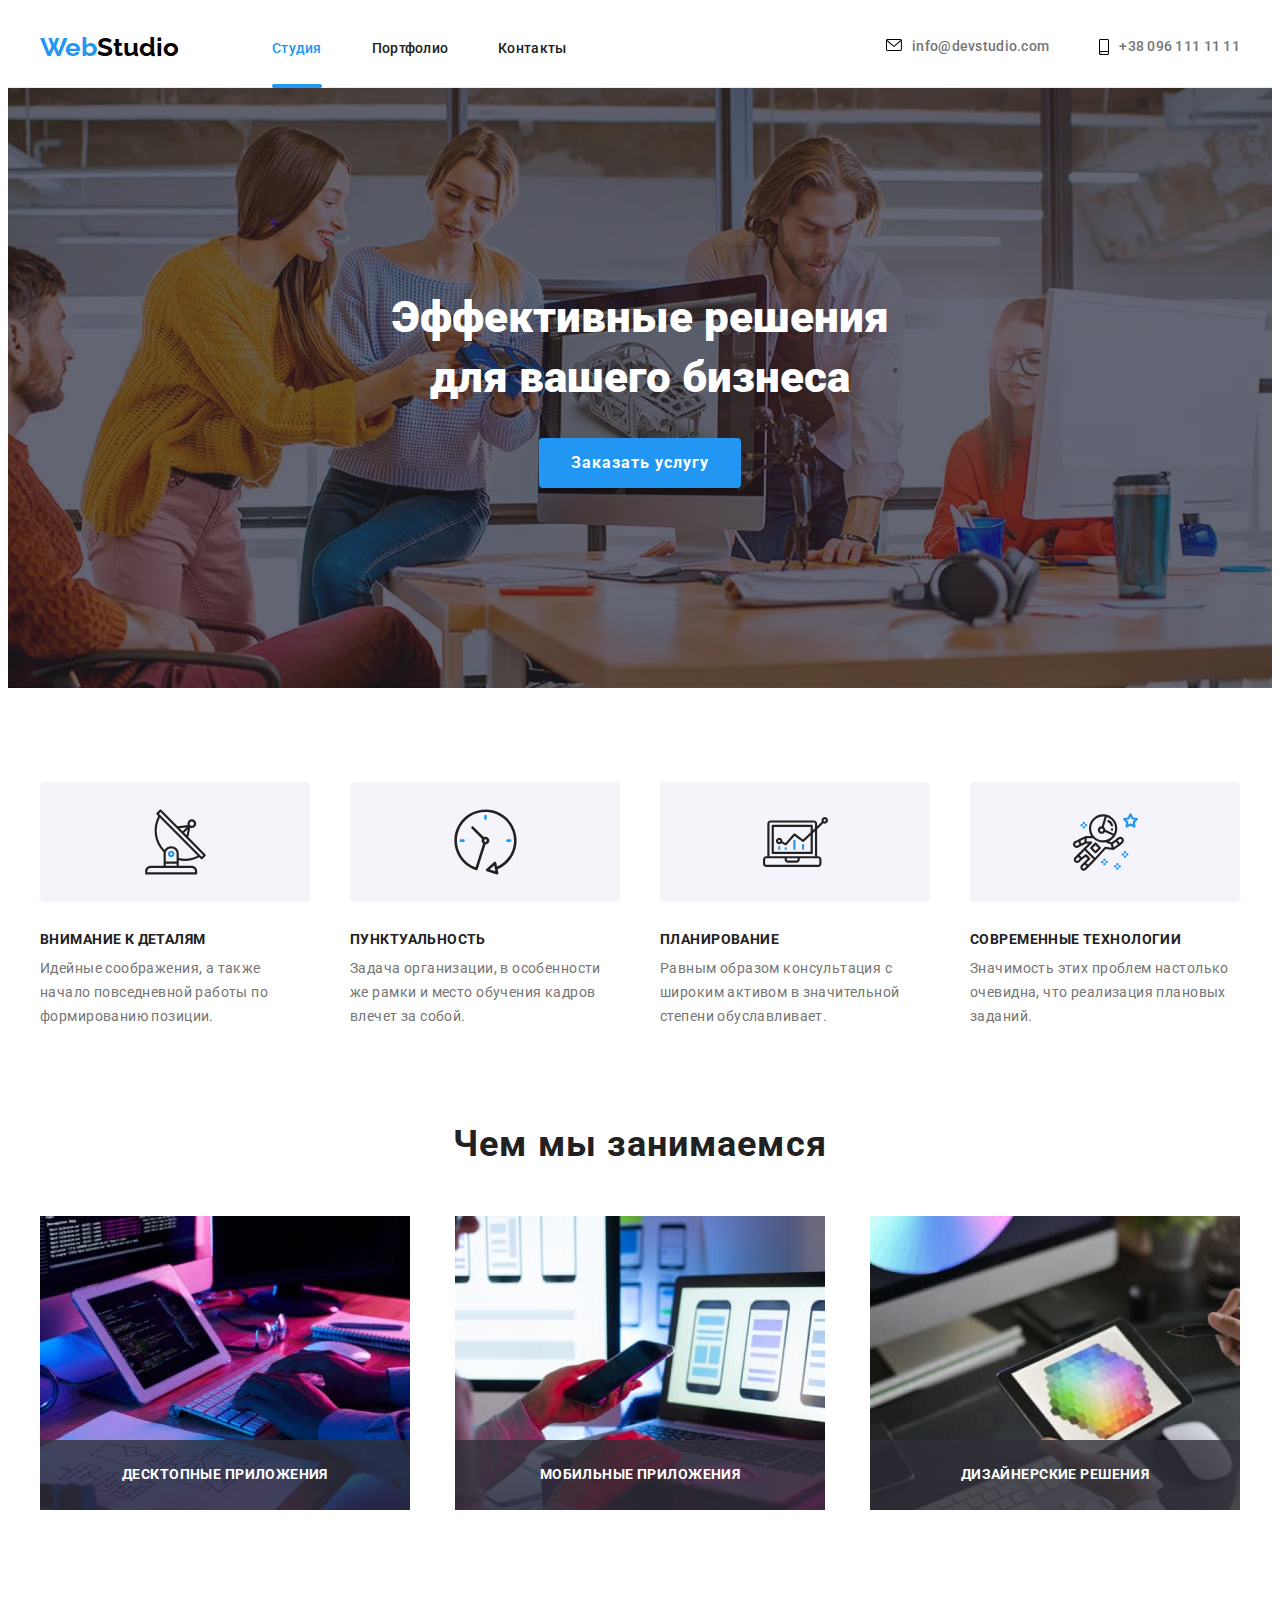
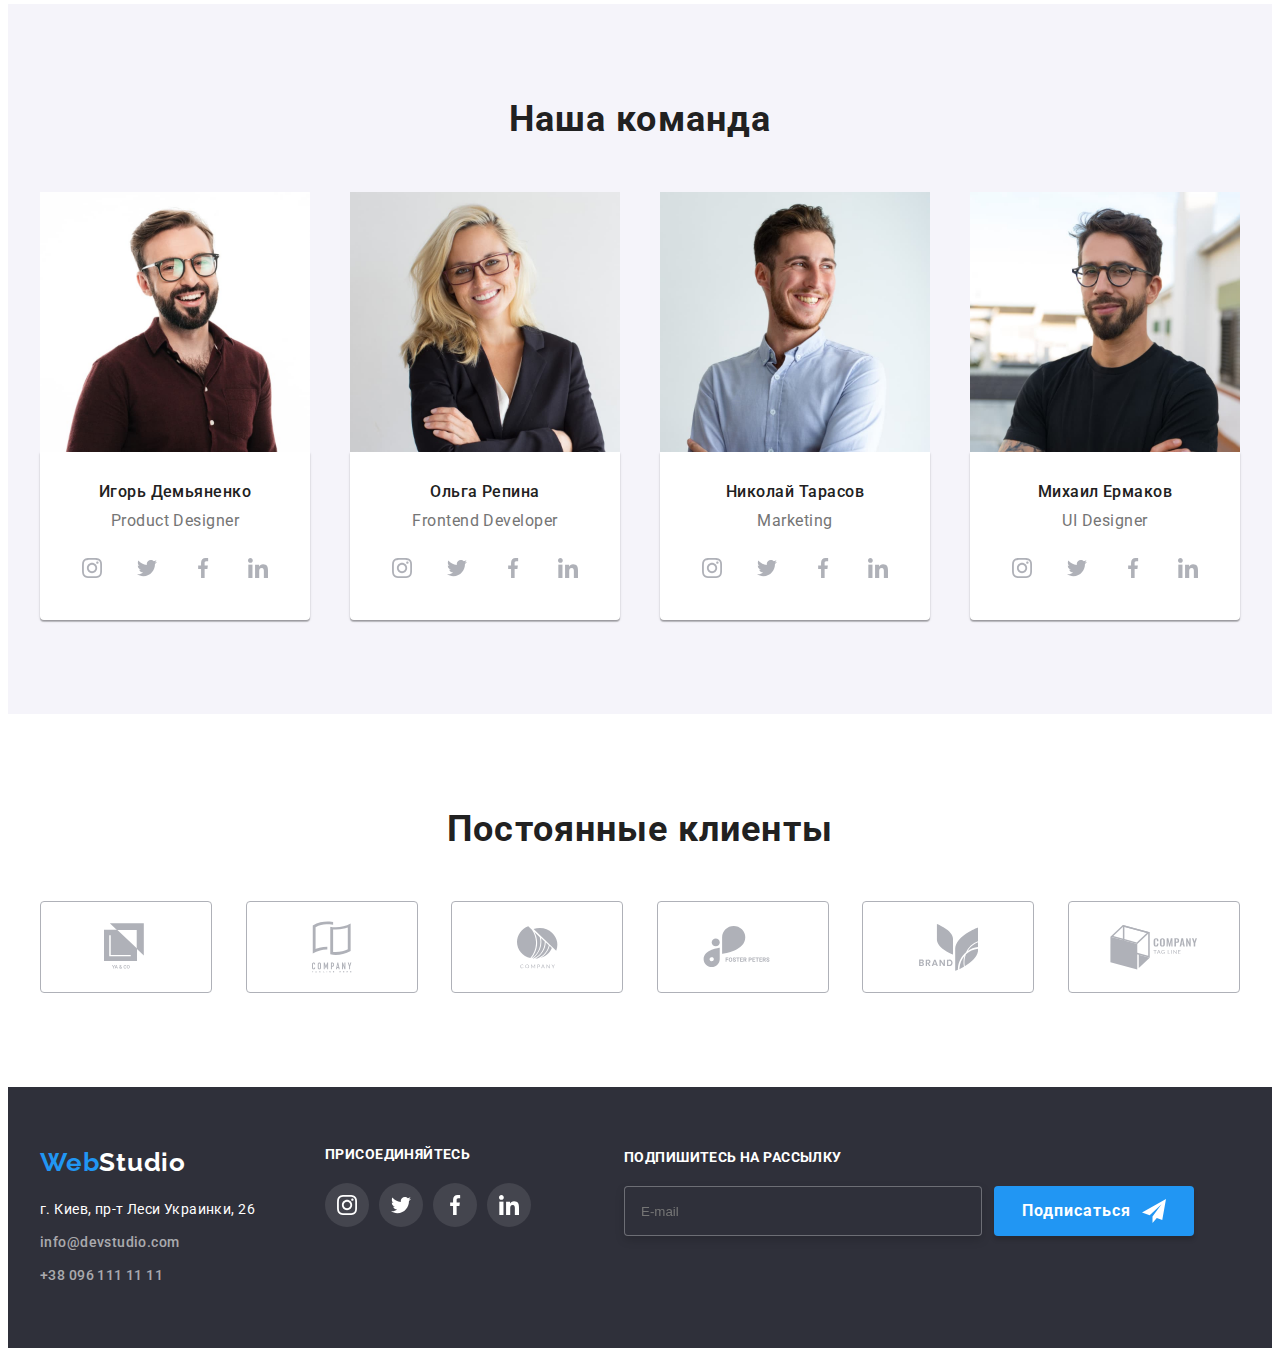
<file: index.html>
<!DOCTYPE html>
<html lang="ru">
<head>
    <meta charset="UTF-8">
    <meta http-equiv="X-UA-Compatible" content="IE=edge">
    <meta name="viewport" content="width=device-width, initial-scale=1.0">
    <title>WebStudio</title>
    <link rel="stylesheet" href="https://cdnjs.cloudflare.com/ajax/libs/modern-normalize/1.0.0/modern-normalize.min.css" integrity="sha512-ISS7cAi1PEhQ8jnbJpJZMd29NlhNj4AWYyLOSp2CE/CsHxTCu+r+t0D2yoJudVrd0/8fTVPUVDzY5Tvli75u/g==" crossorigin="anonymous" />    <link rel="preconnect" href="https://fonts.gstatic.com">
    <link rel="preconnect" href="https://fonts.gstatic.com">
    <link href="https://fonts.googleapis.com/css2?family=Raleway:wght@700&family=Roboto:wght@400;500;700;900&display=swap" rel="stylesheet">
    <link rel="stylesheet" href="./css/style.css">
</head>
<body>
    <!--Шапка сайта-->
    <header class="page-header">
        <div class="container">
            <nav class="header-nav">
                <a href="./index.html" class="logo link">Web<span>Studio</span></a>
                <ul class="site-nav list">
                    <li class="site-nav-item"><a href="./index.html" class="link current"> Студия </a></li>
                    <li class="site-nav-item"><a href="./portfolio.html" class="link"> Портфолио </a></li>
                    <li class="site-nav-item"><a href="" class="link"> Контакты </a></li>
                </ul>
            </nav>
            <ul class="auth-nav"> 
                <li class="auth-nav-item">
                    <a href="mailto:" class="link current"> 
                        <svg class="icon" width="16" height="12">
                            <use href="./imeges/icons.svg#mail"></use>
                        </svg> 
                        info@devstudio.com 
                    </a> 
                </li>
                <li class="auth-nav-item">
                    <a href="tel:" class="link"> 
                        <svg class="icon" width="10" height="16">
                            <use href="./imeges/icons.svg#tell"></use>
                        </svg> 
                        +38 096 111 11 11 
                    </a>
                </li>
            </ul>
        </div>
    </header>
    <!-- Основной контейнер -->
    <main>
        <!--Главный заголовок-->
        <section class="hero-section">
            <div class="container">
                <h1 class="hero-title">Эффективные решения <br> для вашего бизнеса</h1>
                <button type="button" class="button primary" data-modal-open>Заказать услугу</button>
            </div>
        </section>
        <!--Описание деятельности-->
        <section class="section-work">
            <div class="container">
                <ul class="section-work list">
                    <li class="section-work item">
                        <div class="section-work-box">
                            <svg class="icon" width="65" height="70">
                                <use href="./imeges/icons.svg#antenna"></use>
                            </svg>
                        </div>
                    </li>
                    <li class="section-work item">
                        <div class="section-work-box">
                            <svg class="icon" width="65" height="70">
                                <use href="./imeges/icons.svg#clock"></use>
                            </svg>
                        </div>
                    </li>
                    <li class="section-work item">
                        <div class="section-work-box">
                            <svg class="icon" width="65" height="70">
                                <use href="./imeges/icons.svg#diagram"></use>
                            </svg>
                        </div>
                    </li>
                    <li class="section-work item">
                        <div class="section-work-box">
                            <svg class="icon" width="65" height="70">
                                <use href="./imeges/icons.svg#astronaut"></use>
                            </svg>
                        </div>
                    </li>
                </ul>
                <ul class="section-work list">
                    <li class="section-work item">
                        <div class="box">
                            <h3 class="subtitle">Внимание к деталям</h3>
                            <p class="text">Идейные соображения, а также начало повседневной работы по формированию позиции.</p>
                        </div>
                    </li>
                    <li class="section-work item">
                        <div class="box">
                            <h3 class="subtitle">Пунктуальность</h3>
                            <p class="text">Задача организации, в особенности же рамки и место обучения кадров влечет за собой.</p>
                        </div>
                    </li>
                    <li class="section-work item">
                        <div class="box">
                        <h3 class="subtitle">Планирование</h3>
                        <p class="text">Равным образом консультация с широким активом в значительной степени обуславливает.</p>
                        </div>
                    </li>
                    <li class="section-work item">
                        <div class="box">
                            <h3 class="subtitle">Современные технологии</h3>
                            <p class="text">Значимость этих проблем настолько очевидна, что реализация плановых заданий.</p>
                        </div>
                    </li>
                </ul>
            </div>
        </section>
        <!-- Чем мы занимаемся  -->
        <section class="section-description">
            <div class="container">
            <h2 class="title"> Чем мы занимаемся </h2>
                <ul class="description-list">
                    <li class="description-list-item">
                        <img src="./imeges/photo1.jpg" width="370" height="294" alt="Рабочий стол програмиста">
                        <p class="text">Десктопные приложения</p>
                    </li>
                    <li class="description-list-item">
                        <img src="./imeges/photo2.jpg" width="370" height="294" alt="Разработчик мобильных приложений">
                        <p class="text">Мобильные приложения</p>

                    </li>
                    <li class="description-list-item">
                        <img src="./imeges/photo3.jpg" width="370" height="294" alt="Веб-дизайнер с планшетом">
                        <p class="text">Дизайнерские решения</p>
                    </li>
                </ul>
            </div>
        </section>
        <!--Наша команда-->
        <section class="section-teem">
            <div class="container">
                <h2 class="title">Наша команда</h2>
                <ul class="teem-list">
                    <li class="teem-list-item">
                        <img class="img" src="./imeges/igor.jpg" width="270" height="260" alt="Игорь Демьяненко">
                        <div class="teem-list-wrapper">
                            <h3 class="subtitle">Игорь Демьяненко</h3>
                            <p class="text">Product Designer</p>
                            <ul class="list">
                                <li class="item">
                                    <a href="" class="link">
                                        <svg class="icon" width="20" height="20">
                                            <use href="./imeges/icons.svg#instagram"></use>
                                        </svg>
                                    </a>
                                </li>
                                <li class="item">
                                    <a href="" class="link">
                                        <svg class="icon" width="20" height="20">
                                            <use href="./imeges/icons.svg#twitter"></use>
                                        </svg>
                                    </a>
                                </li>
                                <li class="item">
                                    <a href="" class="link">
                                        <svg class="icon" width="20" height="20">
                                            <use href="./imeges/icons.svg#facebook"></use>
                                        </svg>
                                    </a>
                                </li>
                                <li class="item">
                                    <a href="" class="link">
                                        <svg class="icon" width="20" height="20">
                                            <use href="./imeges/icons.svg#linkedin"></use>
                                        </svg>
                                    </a>
                                </li>
                            </ul>
                        </div>
                    </li>
                    <li class="teem-list-item">
                        <img class="img" src="./imeges/olga.jpg" width="270" height="260" alt="Ольга Репина">
                        <div class="teem-list-wrapper">
                            <h3 class="subtitle">Ольга Репина</h3>
                            <p class="text">Frontend Developer</p>
                                                        <ul class="list">
                                <li class="item">
                                    <a href="" class="link">
                                        <svg class="icon" width="20" height="20">
                                            <use href="./imeges/icons.svg#instagram"></use>
                                        </svg>
                                    </a>
                                </li>
                                <li class="item">
                                    <a href="" class="link">
                                        <svg class="icon" width="20" height="20">
                                            <use href="./imeges/icons.svg#twitter"></use>
                                        </svg>
                                    </a>
                                </li>
                                <li class="item">
                                    <a href="" class="link">
                                        <svg class="icon" width="20" height="20">
                                            <use href="./imeges/icons.svg#facebook"></use>
                                        </svg>
                                    </a>
                                </li>
                                <li class="item">
                                    <a href="" class="link">
                                        <svg class="icon" width="20" height="20">
                                            <use href="./imeges/icons.svg#linkedin"></use>
                                        </svg>
                                    </a>
                                </li>
                            </ul>
                        </div>
                    </li>
                    <li class="teem-list-item">
                        <img class="img" src="./imeges/nickolay.jpg" width="270" height="260" alt="Николай Тарасов">
                        <div class="teem-list-wrapper">
                            <h3 class="subtitle">Николай Тарасов</h3>
                            <p class="text">Marketing</p>
                            <ul class="list">
                                <li class="item">
                                    <a href="" class="link">
                                        <svg class="icon" width="20" height="20">
                                            <use href="./imeges/icons.svg#instagram"></use>
                                        </svg>
                                    </a>
                                </li>
                                <li class="item">
                                    <a href="" class="link">
                                        <svg class="icon" width="20" height="20">
                                            <use href="./imeges/icons.svg#twitter"></use>
                                        </svg>
                                    </a>
                                </li>
                                <li class="item">
                                    <a href="" class="link">
                                        <svg class="icon" width="20" height="20">
                                            <use href="./imeges/icons.svg#facebook"></use>
                                        </svg>
                                    </a>
                                </li>
                                <li class="item">
                                    <a href="" class="link">
                                        <svg class="icon" width="20" height="20">
                                            <use href="./imeges/icons.svg#linkedin"></use>
                                        </svg>
                                    </a>
                                </li>
                            </ul>
                        </div>
                    </li>
                    <li class="teem-list-item">
                        <img class="img" src="./imeges/misha.jpg" width="270" height="260" alt="Михаил Ермаков">
                        <div class="teem-list-wrapper">
                            <h3 class="subtitle">Михаил Ермаков</h3>
                            <p class="text">UI Designer</p>
                            <ul class="list">
                                <li class="item">
                                    <a href="" class="link">
                                        <svg class="icon" width="20" height="20">
                                            <use href="./imeges/icons.svg#instagram"></use>
                                        </svg>
                                    </a>
                                </li>
                                <li class="item">
                                    <a href="" class="link">
                                        <svg class="icon" width="20" height="20">
                                            <use href="./imeges/icons.svg#twitter"></use>
                                        </svg>
                                    </a>
                                </li>
                                <li class="item">
                                    <a href="" class="link">
                                        <svg class="icon" width="20" height="20">
                                            <use href="./imeges/icons.svg#facebook"></use>
                                        </svg>
                                    </a>
                                </li>
                                <li class="item">
                                    <a href="" class="link">
                                        <svg class="icon" width="20" height="20">
                                            <use href="./imeges/icons.svg#linkedin"></use>
                                        </svg>
                                    </a>
                                </li>
                            </ul>
                        </div>
                    </li>
                </ul>
            </div>
        </section>
        <!-- Постоянные клиенты -->
        <section class="section-clients">
            <div class="container">
                <h2 class="title">Постоянные клиенты</h2>
                <ul class="list">
                    <li class="item">
                        <a href="" class="link">
                            <svg class="icon" width="44" height="49">
                                <use href="./imeges/icons.svg#logo1"></use>
                            </svg>
                        </a>
                    </li>
                    <li class="item">
                        <a href="" class="link">
                            <svg class="icon" width="40" height="52">
                                <use href="./imeges/icons.svg#logo2"></use>
                            </svg>
                        </a>
                    </li>
                    <li class="item">
                        <a href="" class="link">
                            <svg class="icon" width="41" height="43">
                                <use href="./imeges/icons.svg#logo3"></use>
                            </svg>
                        </a>
                    </li>
                    <li class="item">
                        <a href="" class="link">
                            <svg class="icon" width="80" height="42">
                                <use href="./imeges/icons.svg#logo4"></use>
                            </svg>
                        </a>
                    </li>
                    <li class="item">
                        <a href="" class="link">
                            <svg class="icon" width="59" height="47">
                                <use href="./imeges/icons.svg#logo5"></use>
                            </svg>
                        </a>
                    </li>
                    <li class="item">
                        <a href="" class="link">
                            <svg class="icon" width="88" height="45">
                                <use href="./imeges/icons.svg#logo6"></use>
                            </svg>
                        </a>
                    </li>
                </ul>
            </div>
        </section>
    </main>
    <!-- Футер -->
    <footer class="page-footer">
        <div class="container">
            <div class="address-box">
                <a href="./index.html" class="logo link">Web<span>Studio</span></a>
                <address class="address-footer">г. Киев, пр-т Леси Украинки, 26</address>
                <ul class="auth-nav-footer list">
                    <li class="auth-nav item"><a href="mailto:" class="link"> info@devstudio.com </a> </li>
                    <li class="auth-nav item"><a href="tel:" class="link"> +38 096 111 11 11 </a></li>
                </ul>
            </div>
            <div class="link-box">
                <p class="text">присоединяйтесь</p>
                <ul class="list">
                    <li class="item">
                        <a href="" class="link">
                            <svg class="icon" width="20" height="20">
                                <use href="./imeges/icons.svg#instagram"></use>
                            </svg>
                        </a>
                    </li>
                    <li class="item">
                        <a href="" class="link">
                            <svg class="icon" width="20" height="20">
                                <use href="./imeges/icons.svg#twitter"></use>
                            </svg>
                        </a>
                    </li>
                    <li class="item">
                        <a href="" class="link">
                            <svg class="icon" width="20" height="20">
                                <use href="./imeges/icons.svg#facebook"></use>
                            </svg>
                        </a>
                    </li>
                    <li class="item">
                        <a href="" class="link">
                            <svg class="icon" width="20" height="20">
                                <use href="./imeges/icons.svg#linkedin"></use>
                            </svg>
                        </a>
                    </li>
                </ul>
            </div>
            <div class="form-box">
                <h3 class="subtitle">Подпишитесь на рассылку</h3>
                <form class="footer-form"> 
                    <label for="email">
                        <input type="email" name="user-email" class="form-input" id="email" placeholder="E-mail">
                    </label>
                    <button type="submit" class="form-button">
                    Подписаться
                    <svg class="icon">
                        <use href="./imeges/icons.svg#icon-send"></use>
                    </svg> 
                    </button>
                </form>
            </div>
            </div>
    </footer>
    <div class="backdrop is-hidden" data-modal>
        <div class="modal">
            <button class="modal-button-close" type="button" data-modal-close>
                <svg class="icon-close" width="18" height="18" >
                    <use href="./imeges/icons.svg#close-black"></use>
                </svg>
            </button>
            <h2 class="title">Оставьте свои данные, мы вам перезвоним</h2>
            <form class="modal-form">
                <label class="lable" for="name"> Имя </label>
                <div class="input-wraper">
                    <input class="input" type="text" name="name" id="name">
                    <svg class="icon" width="18" height="18">
                        <use href="./imeges/icons.svg#person-black"></use>
                    </svg> 
                </div>
                <label class="lable" for="tell"> Телефон </label>
                <div class="input-wraper">
                    <input class="input" type="tel" name="tell" id="tell">
                    <svg class="icon" width="18" height="18">
                        <use href="./imeges/icons.svg#phone-black"></use>
                    </svg> 
                </div>
                <label class="lable" for="user-email"> Почта </label>
                <div class="input-wraper">
                    <input class="input" type="email" name="email" id="user-email">
                    <svg class="icon" width="18" height="18">
                        <use href="./imeges/icons.svg#email-black"></use>
                    </svg> 
                </div>
                <label class="lable" for="texteria"> Комментарий </label>
                <div class="input-wraper">
                    <textarea class="texteria" name="texteria" id="texteria" placeholder="Введите текст"></textarea>
                </div>  
                <div  class="input-checkbox">
                    <input class="checkbox visually-hidden" type="checkbox" id="user-agree" name="user-agree">
                    <label class="lable-checkbox" for="user-agree">Соглашаюсь с рассылкой и принимаю <a class="link" href="">Условия договора</a></label>
                </div>
                <button class="button-send" type="submit">Отправить</button>
            </form>
        </div>
    </div>
    <script src="./js/modal.js"></script>
</body>
</html>
</file>
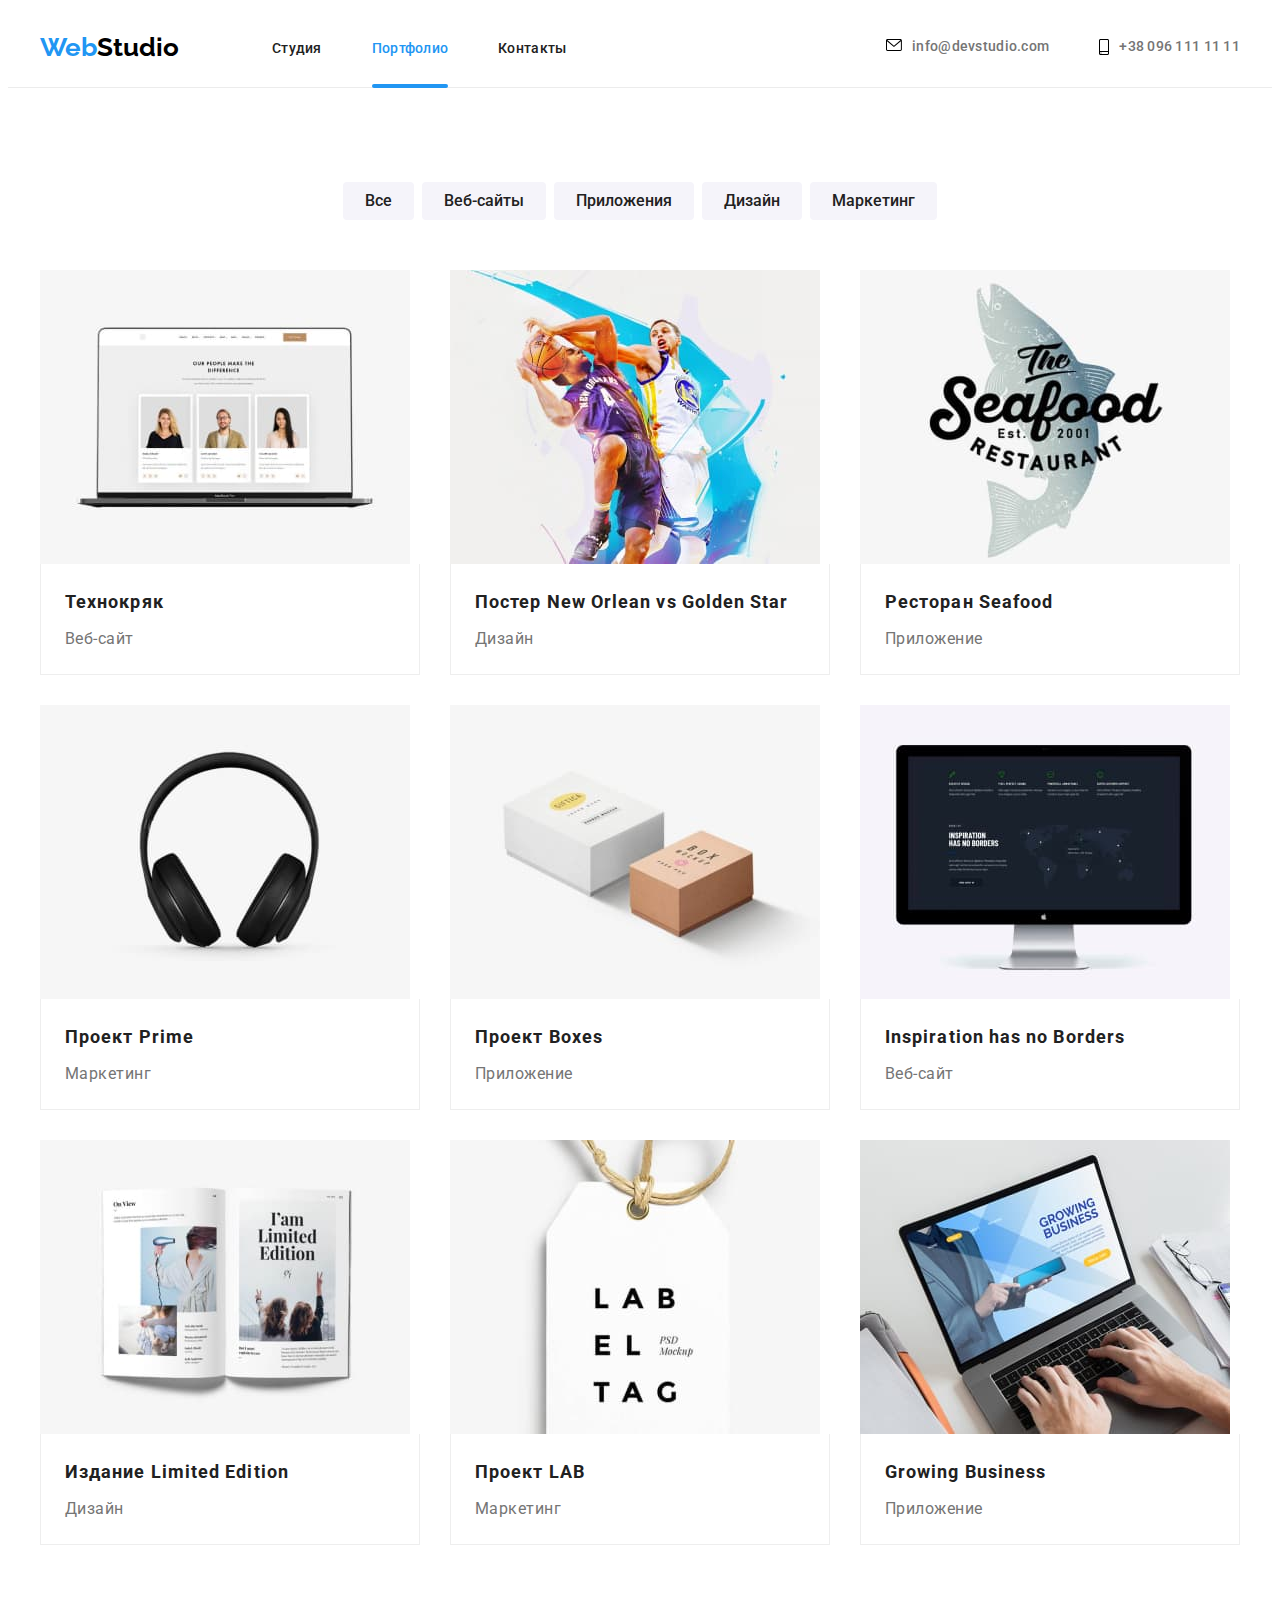
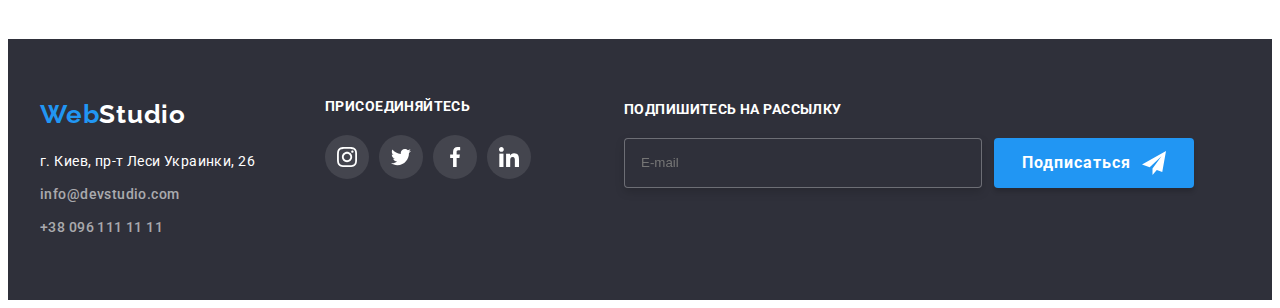
<file: portfolio.html>
<!DOCTYPE html>
<html lang="ru">
<head>
    <meta charset="UTF-8">
    <meta http-equiv="X-UA-Compatible" content="IE=edge">
    <meta name="viewport" content="width=device-width, initial-scale=1.0">
    <title>WebStudio</title>
    <link rel="stylesheet" href="https://cdnjs.cloudflare.com/ajax/libs/modern-normalize/1.0.0/modern-normalize.min.css" integrity="sha512-ISS7cAi1PEhQ8jnbJpJZMd29NlhNj4AWYyLOSp2CE/CsHxTCu+r+t0D2yoJudVrd0/8fTVPUVDzY5Tvli75u/g==" crossorigin="anonymous" />    <link rel="preconnect" href="https://fonts.gstatic.com">
    <link rel="preconnect" href="https://fonts.gstatic.com">
    <link href="https://fonts.googleapis.com/css2?family=Raleway:wght@700&family=Roboto:wght@400;500;700;900&display=swap" rel="stylesheet">
    <link rel="stylesheet" href="./css/style.css">
</head>
<body>
    <!--Шапка сайта-->
    <header class="page-header">
        <div class="container">
            <nav class="header-nav">
                <a href="./index.html" class="logo link">Web<span>Studio</span></a>
                <ul class="site-nav list">
                    <li class="site-nav-item"><a href="./index.html" class="link"> Студия </a></li>
                    <li class="site-nav-item"><a href="./portfolio.html" class="link current"> Портфолио </a></li>
                    <li class="site-nav-item"><a href="" class="link"> Контакты </a></li>
                </ul>
            </nav>
            <ul class="auth-nav"> 
                <li class="auth-nav-item">
                    <a href="mailto:" class="link"> 
                        <svg class="icon" width="16" height="12">
                            <use href="./imeges/icons.svg#mail"></use>
                        </svg> 
                        info@devstudio.com 
                    </a> 
                </li>
                <li class="auth-nav-item">
                    <a href="tel:" class="link"> 
                        <svg class="icon" width="10" height="16">
                            <use href="./imeges/icons.svg#tell"></use>
                        </svg> 
                        +38 096 111 11 11 
                    </a>
                </li>
            </ul>
        </div>
    </header>
        <!-- Секция портфолио  -->
    <main class="portfolio"> 
           <!-- Фильтр портфолио -->
        <section  class="portfolio-filter">
            <div class="container">
                <h2 class="visually-hidden">Фильтр портфолио</h2>
                <!-- скрыть h2 на отображении веб-страницы -->
                <ul class="portfolio-filter-list">
                    <li class="portfolio-filter-list-item">
                        <button type="button" class="button secondary">Все</button>
                    </li>
                    <li class="portfolio-filter-list-item">
                        <button type="button" class="button secondary">Веб-сайты</button>
                    </li>
                    <li class="portfolio-filter-list-item">
                        <button type="button" class="button secondary">Приложения</button>
                    </li>
                    <li class="portfolio-filter-list-item">
                        <button type="button" class="button secondary">Дизайн</button>
                    </li>
                    <li class="portfolio-filter-list-item">
                        <button type="button" class="button secondary">Маркетинг</button>
                    </li>
                </ul>
            </div>
        </section>
            <!-- Карточки -->
        <section class="portfolio-work">
            <div class="container">
                <ul class="portfolio-work-list">
                    <li class="portfolio-work-list-item">
                        <a class="link" href="">
                            <div class="img-box">
                                <img class="img" src="./imeges/portfolio1.jpg" alt="Ноутбук">
                                <p class="text-img">Технокряк это современная площадка распространения коронавируса. Компании используют эту платформу для цифрового шпионажа и атак на защищённые сервера конкурентов.</p>
                            </div>
                            <div class="portfolio-work-wrapper">
                                <h3 class="subtitle">Технокряк</h3>
                                <p class="text">Веб-сайт</p>
                            </div>
                        </a>
                    </li>
                    <li class="portfolio-work-list-item">
                        <a class="link" href="">
                            <div class="img-box">
                                <img class="img" src="./imeges/portfolio2.jpg" alt="Играют в баскетбол">
                                <p class="text-img">Технокряк это современная площадка распространения коронавируса. Компании используют эту платформу для цифрового шпионажа и атак на защищённые сервера конкурентов.</p>
                            </div>
                            <div class="portfolio-work-wrapper">
                                <h3 class="subtitle">Постер New Orlean vs Golden Star</h3>
                                <p class="text">Дизайн</p>
                            </div>
                        </a>
                    </li>
                    <li class="portfolio-work-list-item">
                        <a class="link" href="">
                            <div class="img-box">
                                <img class="img" src="./imeges/portfolio3.jpg" alt="Постер ресторана">
                                <p class="text-img">Технокряк это современная площадка распространения коронавируса. Компании используют эту платформу для цифрового шпионажа и атак на защищённые сервера конкурентов.</p>
                            </div>
                            <div class="portfolio-work-wrapper">
                                <h3 class="subtitle">Ресторан Seafood</h3>
                                <p class="text">Приложение</p>
                            </div>
                        </a>
                    </li>
                    <li class="portfolio-work-list-item">
                        <a class="link" href="">
                            <div class="img-box">
                                <img class="img" src="./imeges/portfolio4.jpg" alt="Наушники">
                                <p class="text-img">Технокряк это современная площадка распространения коронавируса. Компании используют эту платформу для цифрового шпионажа и атак на защищённые сервера конкурентов.</p>
                            </div>
                            <div class="portfolio-work-wrapper">
                                <h3 class="subtitle">Проект Prime</h3>
                                <p class="text">Маркетинг</p>
                            </div>
                        </a>
                    </li>
                    <li class="portfolio-work-list-item">
                        <a class="link" href="">
                            <div class="img-box">
                                <img class="img" src="./imeges/portfolio5.jpg" alt="Две коробки">
                                <p class="text-img">Технокряк это современная площадка распространения коронавируса. Компании используют эту платформу для цифрового шпионажа и атак на защищённые сервера конкурентов.</p>
                            </div>
                            <div class="portfolio-work-wrapper">
                                <h3 class="subtitle">Проект Boxes</h3>
                                <p class="text">Приложение</p>
                            </div>
                        </a>
                    </li>
                    <li class="portfolio-work-list-item">
                        <a class="link" href="">
                            <div class="img-box">
                                <img class="img" src="./imeges/portfolio6.jpg" alt="Монитор Apple">
                                <p class="text-img">Технокряк это современная площадка распространения коронавируса. Компании используют эту платформу для цифрового шпионажа и атак на защищённые сервера конкурентов.</p>
                            </div>
                            <div class="portfolio-work-wrapper">
                                <h3 class="subtitle">Inspiration has no Borders</h3>
                                <p class="text">Веб-сайт</p>
                            </div>
                        </a>
                    </li>
                    <li class="portfolio-work-list-item">
                        <a class="link" href="">
                            <div class="img-box">
                                <img class="img" src="./imeges/portfolio7.jpg" alt="Глянцевый журнал">
                                <p class="text-img">Технокряк это современная площадка распространения коронавируса. Компании используют эту платформу для цифрового шпионажа и атак на защищённые сервера конкурентов.</p>
                            </div>
                            <div class="portfolio-work-wrapper">
                                <h3 class="subtitle">Издание Limited Edition</h3>
                                <p class="text">Дизайн</p>
                            </div>
                        </a>
                    </li>
                    <li class="portfolio-work-list-item">
                        <a class="link" href="">
                            <div class="img-box">
                                <img class="img" src="./imeges/portfolio8.jpg" alt="Лейба">
                                <p class="text-img">Технокряк это современная площадка распространения коронавируса. Компании используют эту платформу для цифрового шпионажа и атак на защищённые сервера конкурентов.</p>
                            </div>
                            <div class="portfolio-work-wrapper">
                                <h3 class="subtitle">Проект LAB</h3>
                                <p class="text">Маркетинг</p>
                            </div>
                        </a>
                    </li>
                    <li class="portfolio-work-list-item">
                        <a class="link" href="">
                            <div class="img-box">
                                <img class="img" src="./imeges/portfolio9.jpg" alt="Работа за ноутбуком">
                                <p class="text-img">Технокряк это современная площадка распространения коронавируса. Компании используют эту платформу для цифрового шпионажа и атак на защищённые сервера конкурентов.</p>
                            </div>
                            <div class="portfolio-work-wrapper">
                                <h3 class="subtitle">Growing Business</h3>
                                <p class="text">Приложение</p>
                            </div>
                        </a>
                    </li>
                </ul>
            </div>
        </section>
    </main> 
    <!-- Футер -->
    <footer class="page-footer">
        <div class="container">
            <div class="address-box">
                <a href="./index.html" class="logo link">Web<span>Studio</span></a>
                <address class="address-footer">г. Киев, пр-т Леси Украинки, 26</address>
                <ul class="auth-nav-footer list">
                    <li class="auth-nav item"><a href="mailto:" class="link"> info@devstudio.com </a> </li>
                    <li class="auth-nav item"><a href="tel:" class="link"> +38 096 111 11 11 </a></li>
                </ul>
            </div>
            <div class="link-box">
                <p class="text">присоединяйтесь</p>
                <ul class="list">
                    <li class="item">
                        <a href="" class="link">
                            <svg class="icon" width="20" height="20">
                                <use href="./imeges/icons.svg#instagram"></use>
                            </svg>
                        </a>
                    </li>
                    <li class="item">
                        <a href="" class="link">
                            <svg class="icon" width="20" height="20">
                                <use href="./imeges/icons.svg#twitter"></use>
                            </svg>
                        </a>
                    </li>
                    <li class="item">
                        <a href="" class="link">
                            <svg class="icon" width="20" height="20">
                                <use href="./imeges/icons.svg#facebook"></use>
                            </svg>
                        </a>
                    </li>
                    <li class="item">
                        <a href="" class="link">
                            <svg class="icon" width="20" height="20">
                                <use href="./imeges/icons.svg#linkedin"></use>
                            </svg>
                        </a>
                    </li>
                </ul>
            </div>
            <div class="form-box">
                <h3 class="subtitle">Подпишитесь на рассылку</h3>
                <form class="footer-form"> 
                    <label for="">
                        <input type="email" name="user-email" class="form-input" placeholder="E-mail">
                    </label>
                    <button type="submit" class="form-button">
                    Подписаться
                    <svg class="icon">
                        <use href="./imeges/icons.svg#icon-send"></use>
                    </svg> 
                    </button>
                </form>
            </div>
            </div>
    </footer>
</body>
</html>
</file>
<file: css/style.css>
:root {
  --primery-color-text: #757575;
  --title-text-color: #212121;
  --link-color: #212121;
  --bg-link-color: #f5f4fa;
  --hover-link-color: #ffffff;
  --bg-hover-link-color: #2196f3;
  --accent-color: #2196f3;
  --bg-card: rgba(33, 150, 243, 0.9);
}

/* общие стили */
body {
  background-color: #ffffff;
  color: var(--primery-color-text);
  font-family: 'Roboto', sans-serif;
  font-style: normal;
}

h1,
h2,
h3,
h4,
h5,
h6,
p {
  margin: 0;
}

ul,
ol {
  margin: 0;
  padding: 0;
}

.link {
  text-decoration: none;
}

.list {
  list-style: none;
}

img {
  display: block;
}

button {
  cursor: pointer;
  font-family: inherit;
  color: var(--link-color);
  background: var(--bg-link-color);
  font-family: 'Roboto', sans-serif;
  border: 0;
  padding: 0;
}

li {
  list-style: none;
}

a:hover {
  text-decoration: none;
}

.container {
  width: 1200px;
  margin: 0 auto;
  padding: 0 15px;
}

.visually-hidden {
  position: absolute !important;
  clip: rect(1px 1px 1px 1px);
  clip: rect(1px, 1px, 1px, 1px);
  padding: 0 !important;
  border: 0 !important;
  height: 1px !important;
  width: 1px !important;
  overflow: hidden;
}

/* ====================================header============================== */
.page-header {
  border-bottom: 1px solid #ECECEC;
}

.page-header .site-nav-item {
  position: relative;
}

.site-nav.list .link.current::after {
  content: "";
  position: absolute;
  height: 4px;
  width: 100%;
  bottom: -31.2px;
  left: 0;

  background-color: var(--accent-color);
  border-radius: 2px;
}

.page-header .container {
  display: flex;
  justify-content: space-between;
  align-items: center;
  padding-top: 24px;
  padding-bottom: 24px;
}

.auth-nav .icon {
  display: flex;
  margin-right: 10px;
}

.auth-nav .link {
  display: flex;
}

.container .header-nav {
  display: flex;
  align-items: center;
}

.auth-nav .auth-nav-item {
  display: flex;
}

.site-nav-item:not(:last-child) {
  margin-right: 50px;
}

.auth-nav-item:not(:first-child) {
  margin-left: 50px;
}

.page-header .header-nav {
  display: flex;
}

.page-header .site-nav {
  display: flex;
}

.page-header .auth-nav  {
  display: flex;
}


.page-header .logo {
  color: #2196f3;
  font-family: "Raleway", sans-serif;
  font-weight: bold;
  font-size: 26px;
  line-height: 1.19;
  margin-right: 93px;
}

.page-header .logo span {
  color: black;
  font-family: "Raleway", sans-serif;
}

.site-nav .link {
  color: var(--link-color);
  font-weight: 500;
  font-size: 14px;
  line-height: 1.06;
  letter-spacing: 0.02em;

  transition: color 250ms cubic-bezier(0.4, 0, 0.2, 1);
}

.site-nav .link:hover,
.site-nav .link:focus {
  color: var(--accent-color);
}

.site-nav .link.current {
  color: var(--accent-color);
}

.auth-nav .link {
  color: #757575;
  font-weight: 500;
  font-size: 14px;
  line-height: 1.06;
  letter-spacing: 0.02em;

  transition: color 250ms cubic-bezier(0.4, 0, 0.2, 1),
  fill 250ms cubic-bezier(0.4, 0, 0.2, 1);
}

.auth-nav .link:hover,
.auth-nav .link:focus {
  color: var(--accent-color);
  fill: var(--accent-color);
}

/* =======================================Футер===================== */
.page-footer {
  background: #2f303a;
}

.page-footer .form-box {
}

.form-box .form-button {
  display: flex;
  justify-content: space-between;
  align-items: center;
  width: 200px;
  height: 50px;
  background-color:var(--accent-color);
  box-shadow: 0px 4px 4px rgba(0, 0, 0, 0.15);
  border-radius: 4px;
  font-weight: 700;
  font-size: 16px;
  line-height: 1.87;

  text-align: center;
  letter-spacing: 0.06em;

  color: #FFFFFF;
  padding-left: 28px;
  padding-right: 28px;
}

.form-box .icon {
  width: 24px;
  height: 24px;
}

.form-box .form-input {
  width: 358px;
  height: 50px;
  margin-right: 12px;
  border: 1px solid rgba(255, 255, 255, 0.3);
  box-sizing: border-box;
  filter: drop-shadow(0px 4px 4px rgba(0, 0, 0, 0.15));
  border-radius: 4px;
  background-color: #2F303A;
  padding-left: 16px;
  color: rgba(255, 255, 255, 0.6);
}

.form-box .subtitle {
  display: inline-block;
  margin-bottom: 20px;
  font-weight: 700;
  font-size: 14px;
  line-height: 1.14;
  letter-spacing: 0.03em;
  text-transform: uppercase;
  color: #FFFFFF;
}

.form-box .footer-form {
  display: flex;
}

.page-footer .container {
  display: flex;
  padding-top: 60px;
  padding-bottom: 60px;
}

.page-footer .address-box {
  margin-right: 70px;
}

.link-box .list {
  display: flex;
  margin-right: 93px;
}

.link-box .link {
  display: flex;
  width: 44px;
  height: 44px;
  justify-content: center;
  align-items: center;
  background-color: rgba(255, 255, 255, 0.1);
  border-radius: 50%;
  transition: background-color 250ms cubic-bezier(0.4, 0, 0.2, 1);
}

.link-box .link:hover,
.link-box .link:focus {
  background-color: var(--accent-color);
}

.link-box .icon {
  fill: #FFFFFF;
}

.link-box .item:not(:last-child) {
  margin-right: 10px;
}

.link-box .text {
  font-weight: bold;
  font-size: 14px;
  line-height: 1.14;
  letter-spacing: 0.03em;
  text-transform: uppercase;
  color: #FFFFFF;
  margin-bottom: 20px;
}

.page-footer .auth-nav.item:not(:last-child) {
  margin-bottom: 9px;
}

.page-footer .address-footer {
  font-style: normal;
  font-size: 14px;
  line-height: 1.71;
  letter-spacing: 0.03em;
  color: #ffffff;
  margin-bottom: 9px;
}

.page-footer .link {
  font-size: 14px;
  line-height: 1.71;
  letter-spacing: 0.03em;
  color: rgba(255, 255, 255, 0.6);
}

.auth-nav-footer .link:hover,
.auth-nav-footer .link:focus {
  color: var(--accent-color);
}

.page-footer .logo {
  display: block;
  font-family: "Raleway",
  sans-serif;
  font-weight: bold;
  font-size: 26px;
  line-height: 1.2;
  letter-spacing: 0.03em;
  color: #2196f3;
  margin-bottom: 20px;
}

.page-footer span {
  color: #ffffff;
  font-family: "Raleway", sans-serif;
}

/* ============================Основной контент студия==============================*/

/* =================================Главный заголовок ===============================*/
.hero-section {
  background-color: #2f303a;
  background-image:linear-gradient(rgba(47, 48, 58, 0.4),
  rgba(47, 48, 58, 0.4)), url("../imeges/bg-hero.jpg");
  background-repeat: no-repeat;
  background-position: center;
}

.hero-section .container {
  padding-top: 200px;
  padding-bottom: 200px;
}

.container .button.primary {
  display: block;
  margin-top: 30px;
  margin-left: auto;
  margin-right: auto;
}

.hero-section .hero-title {
  font-style: normal;
  font-weight: 900;
  font-size: 44px;
  line-height: 1.36;
  text-align: center;
  color: #ffffff;
}

.button.primary {
  font-family: "Roboto", sans-serif;
  font-style: normal;
  font-weight: 700;
  font-size: 16px;
  line-height: 1.87;
  letter-spacing: 0.06em;
  color: var(--hover-link-color);
  background: var(--accent-color);
  box-shadow: 0px 4px 4px rgba(0, 0, 0, 0.15);
  border: 0px;
  border-radius: 4px;
  padding: 10px 32px;
}
/* =================================Главный заголовок ===============================*/



/* =========================Описание деятельности==================================== */
.section-work .section-work-box {
  display: flex;
  justify-content:center;
  align-items: center;
  width: 270px;
  height: 120px;
  background: #F5F4FA;
  border-radius: 4px;
  margin-bottom: 30px;
}
.section-work .container {
  padding-bottom: 94px;
  padding-top: 94px;
}

.section-work .section-work.list {
  display: flex;
  justify-content:space-between;
  align-items: center;
}

.section-work .section-work.item {
  width: 270px;
}

.section-work .subtitle {
  font-weight: 700;
  font-size: 14px;
  line-height: 1.14;
  letter-spacing: 0.03em;
  text-transform: uppercase;
  color: var(--title-text-color);
  margin-bottom: 10px;
}

.section-work .text {
  font-size: 14px;
  line-height: 1.71;
  letter-spacing: 0.03em;
  color: var(--primery-color-text);
}
/* =========================Описание деятельности==================================== */



/* =====================================Чем мы занимаемся============================= */

.section-description .description-list {
  display: flex;
  justify-content:space-between;
  padding-bottom: 94px;
}

.section-description .description-list-item {
  position: relative;
}

.section-description .title {
  font-weight: 700;
  font-size: 36px;
  line-height: 1.2;
  text-align: center;
  letter-spacing: 0.03em;
  color: var(--title-text-color);
  margin-bottom: 50px;
}

.section-description .text {
  font-weight: 700;
  font-size: 14px;
  line-height: 1.14;
  text-align: center;
  letter-spacing: 0.03em;
  text-transform: uppercase;
  background: rgba(47, 48, 58, 0.8);
  color: #FFFFFF;
  display: flex;
  justify-content: center;
  align-items: center;
  position: absolute;
  width: 370px;
  height: 70px;
  bottom: 0px;
}

/* =====================================Чем мы занимаемся============================= */



/* ========================================Наша команда================================ */
.section-teem {
  background-color: #F5F4FA;
}

.section-teem .container {
  padding-top: 94px;
  padding-bottom: 94px;
}

.section-teem .teem-list-wrapper {
  background-color: #FFFFFF;
  box-shadow: 0px 1px 3px rgba(0, 0, 0, 0.12),
  0px 1px 1px rgba(0, 0, 0, 0.14),
  0px 2px 1px rgba(0, 0, 0, 0.2);
  border-radius: 0px 0px 4px 4px;

}

.section-teem .teem-list-wrapper {
  padding: 30px;
}

.teem-list-wrapper .list {
  display: flex;
  justify-content: space-between;
}

.teem-list-wrapper .icon {
  fill: #afb1b8;
  transition: fill 250ms cubic-bezier(0.4, 0, 0.2, 1);
}

.teem-list-wrapper .item:hover .icon,
.teem-list-wrapper .item:focus .icon {
  fill: #FFFFFF;
}

.teem-list-wrapper .link:hover,
.teem-list-wrapper .link:focus {
  background-color: var(--accent-color);
}

.link:focus .icon {
  fill: white;
}

.teem-list-wrapper .item:focus .icon {
    fill: #FFFFFF;
}

.teem-list-wrapper .link {
  display: flex;
  width: 44px;
  height: 44px;
  justify-content: center;
  align-items: center;
  border-radius: 50%;
  background-color: #FFFFFF;
  transition: background-color 250ms cubic-bezier(0.4, 0, 0.2, 1);
}

.section-teem .teem-list {
  display: flex;
  justify-content: space-between;
  flex-wrap: wrap;
}

.section-teem .title {
  font-weight: 700;
  font-size: 36px;
  line-height: 1.2;
  text-align: center;
  letter-spacing: 0.03em;
  color: var(--title-text-color);
  margin-bottom: 50px;
}

.section-teem .subtitle {
  font-weight: 500;
  font-size: 16px;
  line-height: 1.2;
  letter-spacing: 0.03em;
  color: var(--title-text-color);
  margin-bottom: 10px;
  text-align: center;
}

.section-teem .text {
  font-weight: 400;
  font-size: 16px;
  line-height: 1.2;
  letter-spacing: 0.03em;
  color: var(--primery-color-text);
  text-align: center;
  margin-bottom: 16px;
}
/* ========================================Наша команда================================ */



/* =======================================Постоянные клиенты======================= */

.section-clients .list {
  display: flex;
  justify-content: space-between;
}

.section-clients .item{
  display: flex;
}

.section-clients .icon {
  fill:#afb1b8;
  transition: fill 250ms cubic-bezier(0.4, 0, 0.2, 1);
}

.section-clients .link:hover {
  border: 1px solid var(--accent-color);
}

.section-clients .link:hover .icon,
.section-clients .link:focus .icon {
  fill: var(--accent-color);
}

.section-clients .link:focus {
  border: 1px solid var(--accent-color);
}

.section-clients .link {
  display: flex;
  width: 170px;
  height: 90px;
  justify-content: center;
  align-items: center;
  border: 1px solid #AFB1B8;
  border-radius: 4px;
  transition: border 250ms cubic-bezier(0.4, 0, 0.2, 1);
}

.section-clients .container {
  margin-bottom: 94px;
  margin-top: 94px;
}

.section-clients .title {
  font-weight: 700;
  font-size: 36px;
  line-height: 1.2;
  text-align: center;
  letter-spacing: 0.03em;
  color: var(--title-text-color);
  margin-bottom: 50px;
}
/* =======================================Постоянные клиенты======================= */

/* =========================================Модальная кнопка================================ */
.backdrop {
  position: fixed;
  top: 0;
  left: 0;
  width: 100%;
  height: 100%;
  background-color: rgba(0, 0, 0, 0.2);
  transition: opacity 250ms cubic-bezier(0.4, 0, 0.2, 1);
  opacity: 1;
}

.backdrop.is-hidden {
  opacity: 0;
  pointer-events: none;
}

.modal {
  position: absolute;
  width: 528px;
  min-height: 521px;
  background-color: #FFFFFF;
  box-shadow: 0px 1px 3px rgba(0, 0, 0, 0.12),
  0px 1px 1px rgba(0, 0, 0, 0.14),
  0px 2px 1px rgba(0, 0, 0, 0.2);
  border-radius: 4px;
  top: 50%;
  left: 50%;
  transform: translate(-50%, -50%);
  padding: 40px;
}

.backdrop .modal-button-close {
  display: flex;
  justify-content: center;
  align-items: center;
  position: absolute;
  top: 8px;
  right: 8px;
  height: 30px;
  width: 30px;
  border: 1px solid rgba(0, 0, 0, 0.1);
  border-radius: 50%;
  background-color: #FFFFFF;

}


.modal .title {
  font-weight: 700;
  font-size: 20px;
  line-height: 1.15;
  text-align: center;
  letter-spacing: 0.03em;
  color: #212121;
  margin-bottom: 12px;
}

.modal .lable {
  display: inline-block;
  font-size: 12px;
  line-height: 1.16;
  letter-spacing: 0.01em;
  margin-bottom: 4px;
  margin-top: 10px;
}

.modal .lable:first-child {
  margin-bottom: 4px;
  margin-top: 0px;
}

.modal .input {
  width: 100%;
  height: 40px;
  border: 1px solid rgba(33, 33, 33, 0.2);
  border-radius: 4px;
  padding-left: 42px;
  transition: border 250ms cubic-bezier(0.4, 0, 0.2, 1);
  cursor: pointer;

}

.modal .texteria {
  width: 100%;
  height: 120px;
  padding: 12px 16px;
  border: 1px solid rgba(33, 33, 33, 0.2);
  border-radius: 4px;
  margin-bottom: 20px;
  font-weight: 400;
  font-size: 12px;
  line-height: 14px;
  letter-spacing: 0.01em;
  color: rgba(117, 117, 117, 0.5);
  resize: none;
}

.modal .checkbox {
  font-weight: 400;
  font-size: 14px;
  line-height: 1.71;
  letter-spacing: 0.03em;
  margin-bottom: 30px;
}

.modal .lable-checkbox {
  font-weight: normal;
  font-size: 14px;
  line-height: 1.71;
  letter-spacing: 0.03em;
  margin-bottom: 30px;
}

.modal .button-send {
  width: 200px;
  height: 50px;
  font-weight: bold;
  font-size: 16px;
  line-height: 1.87;
  display: flex;
  justify-content: center;
  align-items: center;
  text-align: center;
  letter-spacing: 0.06em;
  margin: 0 auto;

  color: #FFFFFF;

  background-color: var(--accent-color);
  box-shadow: 0px 4px 4px rgba(0, 0, 0, 0.15);
  border-radius: 4px;

}

.modal .link {
  text-decoration: underline;
  color: var(--accent-color);
}

.modal .input-wraper {
  position: relative;
}

.modal .icon {
  position: absolute;
  left: 12px;
  top: 11px;
}

.modal .input:hover,
.modal .input:focus {
  border: 1px solid var(--accent-color);
}

.modal .input-wraper:hover .icon,
.modal .input-wraper:focus .icon {
  fill: var(--accent-color);

}

.modal .modal-button-close:hover .icon-close,
.modal .modal-button-close:focus .icon-close {
  fill: var(--accent-color);
}

.modal .icon,
.modal .icon-close {
  fill: #212121;
  transition: fill 250ms cubic-bezier(0.4, 0, 0.2, 1);
}
.modal .lable-checkbox::before {
  display: inline-block;
  content: "";
  background-image: url(../imeges/svg/check.svg);
  width: 16px;
  height: 15px;
  margin-right: 8px;
  transition: background-image 250ms cubic-bezier(0.4, 0, 0.2, 1);
}

.checkbox:checked + .lable-checkbox::before {
  background-image: url(../imeges/svg/check-ok.svg);
  width: 16px;
  height: 15px;
}

.input:focus + .icon {
  fill: var(--accent-color);
}

.input-checkbox {
  display: flex;
}

/* =========================================Модальная кнопка================================ */






/* ==================================Основной контент Портфолио================= */

/* =============================Фильтр портфолио=================================== */

.portfolio-filter .portfolio-filter-list {
  display: flex;
  justify-content: center;
}

.portfolio-filter .container {
  margin-top: 94px;
  margin-bottom: 50px;
}

.portfolio-filter .portfolio-filter-list-item:not(:last-child) {
  margin-right: 8px;
}

.button.secondary {
  font-weight: 500;
  font-size: 16px;
  line-height: 1.62;
  text-align: center;
  border-radius: 4px;
  color: var(--link-color);
  background: var(--bg-link-color);
  border: 0px;
  padding: 6px 22px;
  transition: background-color 250ms cubic-bezier(0.4, 0, 0.2, 1),
  color 250ms cubic-bezier(0.4, 0, 0.2, 1);
}

.button.secondary:hover,
.button.secondary:focus {
  background: var(--accent-color);
  box-shadow: 0px 3px 1px rgba(0, 0, 0, 0.1), 0px 1px 2px rgba(0, 0, 0, 0.08),
    0px 2px 2px rgba(0, 0, 0, 0.12);
  color: var(--hover-link-color);
}
/* =============================Фильтр портфолио=================================== */




/* ==============================Карточки============================================== */

.portfolio-work .portfolio-work-list {
  display: flex;
  flex-wrap: wrap;
  margin-top: -30px;
  margin-left: -30px;
}

.portfolio-work .portfolio-work-list-item:hover,
.portfolio-work .portfolio-work-list-item:focus {
  box-shadow: 0px 1px 1px rgba(0, 0, 0, 0.12),
  0px 4px 4px rgba(0, 0, 0, 0.06),
  1px 4px 6px rgba(0, 0, 0, 0.16);
}

.portfolio-work .portfolio-work-list-item {
  display: block;
  margin-top: 30px;
  margin-left: 30px;
  width: calc(100% / 3 - 30px);
}

.portfolio-work .img-box {
  position: relative;
  overflow: hidden;

}

.portfolio-work .text-img {
  position: absolute;
  top: 0;
  left: 0;
  padding: 60px 24px;
  width: 370px;
  height: 294px;

  font-size: 18px;
  line-height: 1.56;
  letter-spacing: 0.03em;
  color: #FFFFFF;
  background-color: var(--bg-card);
  transform: translateY(100%);
  transition: transform 250ms cubic-bezier(0.4, 0, 0.2, 1);
}

.portfolio-work .link:hover .text-img,
.portfolio-work .link:focus .text-img {
  transform: translateY(0);
}

.portfolio-work .container {
  padding-bottom: 94px;
}

.portfolio-work .portfolio-work-wrapper {
  padding: 20px 24px;
  border: 1px solid #EEEEEE;
  border-top: none;
}

.portfolio-work .subtitle {
  font-weight: 700;
  font-size: 18px;
  line-height: 2;
  letter-spacing: 0.06em;
  color: var(--title-text-color);
  margin-bottom: 4px;
}

.portfolio-work .text {
  font-family: Roboto;
  font-style: normal;
  font-weight: normal;
  font-size: 16px;
  line-height: 1.87;
  letter-spacing: 0.03em;
  color: var(--primery-color-text);
}
/* ==============================Карточки============================================== */
</file>
